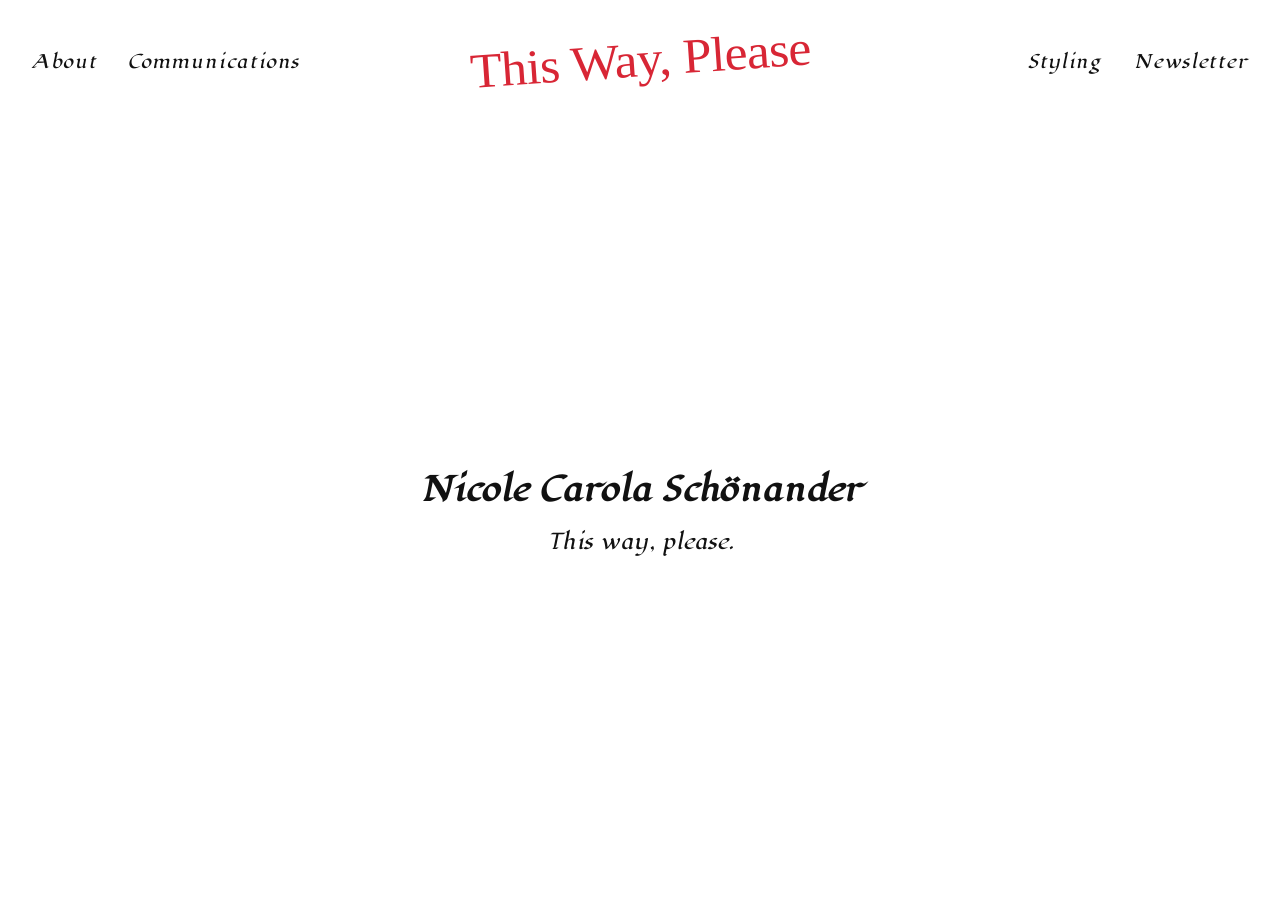
<file: index.html>
<!DOCTYPE html>
<html lang="en">
<head>
    <meta charset="UTF-8">
    <meta name="viewport" content="width=device-width, initial-scale=1.0">
    <title>Nicole Carola Schönander</title>

    <link rel="preconnect" href="https://fonts.googleapis.com">
    <link rel="preconnect" href="https://fonts.gstatic.com" crossorigin>
    <link href="https://fonts.googleapis.com/css2?family=Lugrasimo&display=swap" rel="stylesheet">

    <link rel="stylesheet" href="css/style.css">
</head>
<body>
    <header class="site-header">
        <nav class="nav-left">
            <a href="./about.html">About</a>
            <a href="./communications.html">Communications</a>
        </nav>

        <a href="./" class="logo">
            <img src="images/this-way-please-editable-text.svg" alt="This Way, Please">
        </a>

        <nav class="nav-right">
            <a href="./styling.html">Styling</a>
            <a href="./newsletter.html">Newsletter</a>
        </nav>
    </header>

    <main class="landing">
        <h1 id="name">Nicole Carola Schönander</h1>
        <p class="tagline">This way, please.</p>
    </main>
</body>
</html>
</file>
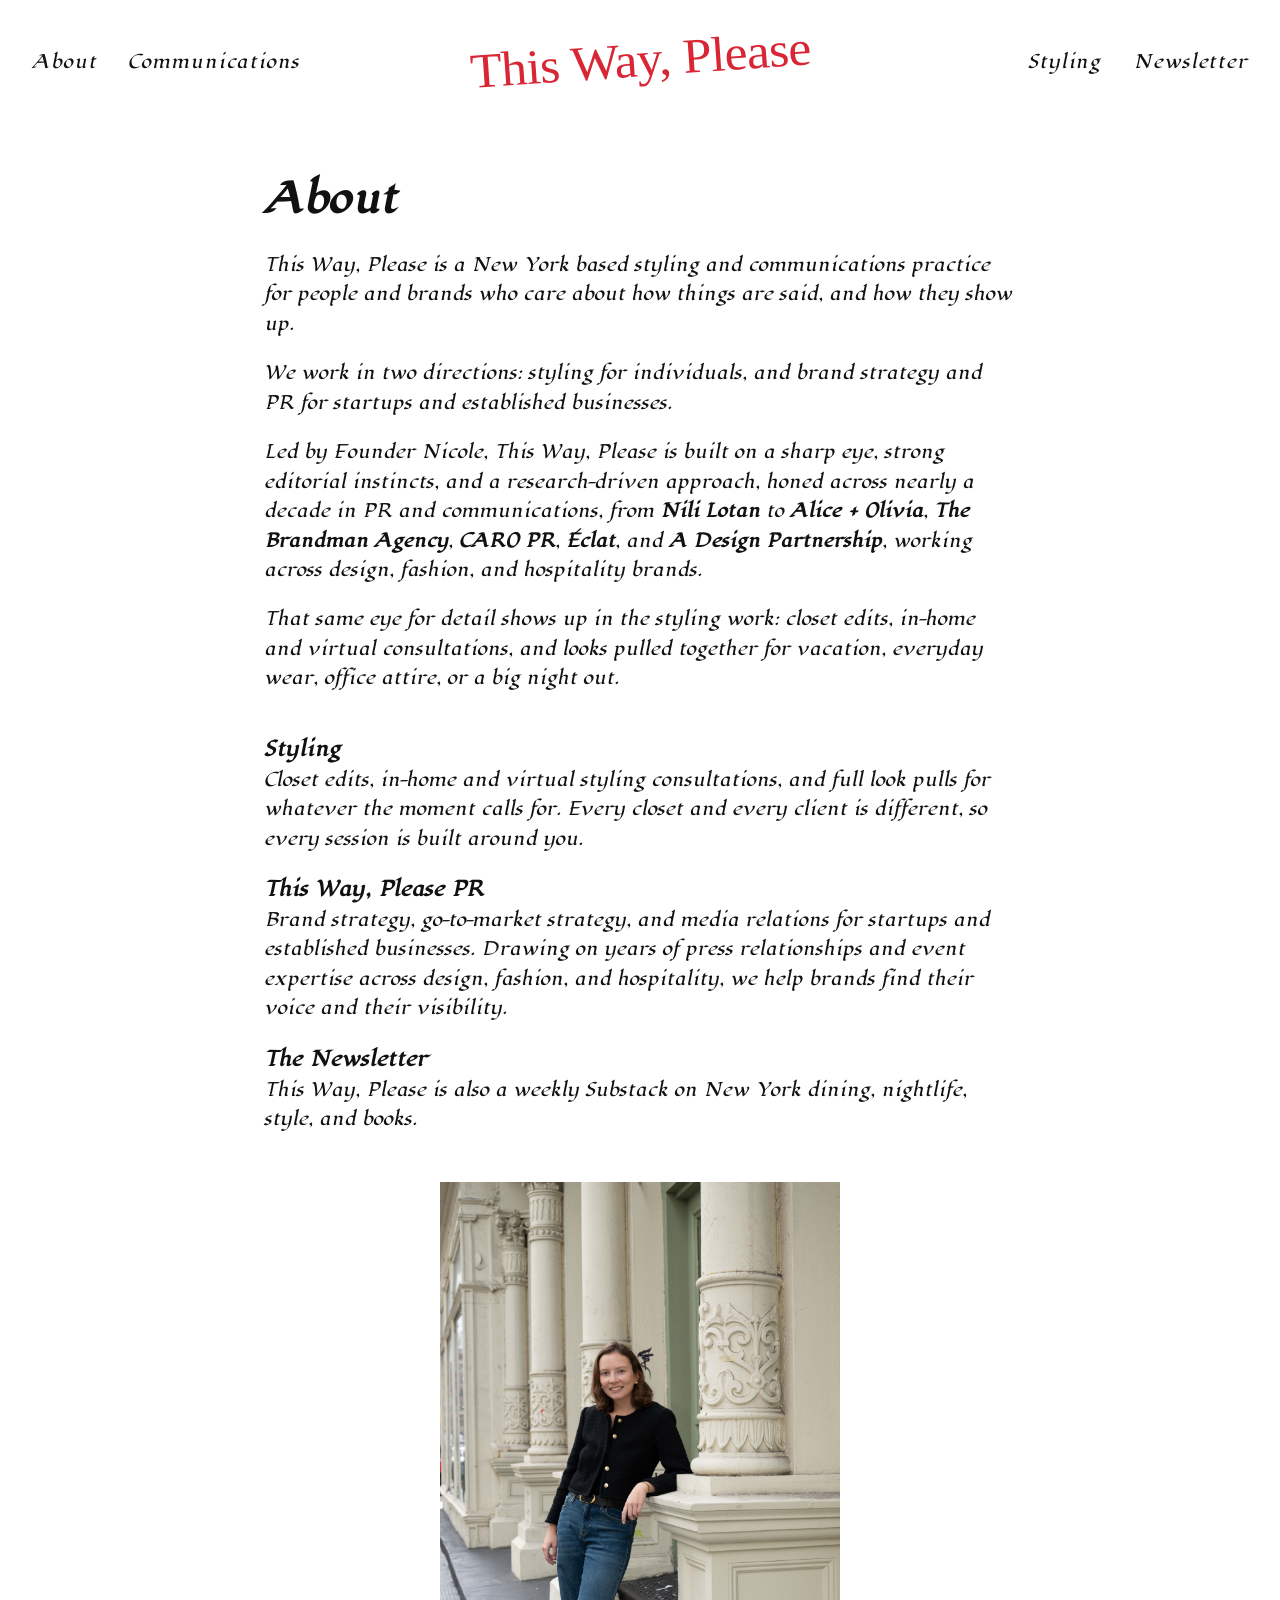
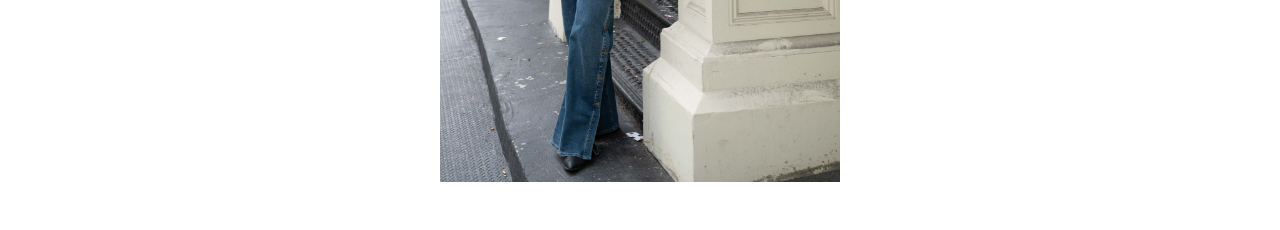
<file: about.html>
<!DOCTYPE html>
<html lang="en">
<head>
    <meta charset="UTF-8">
    <meta name="viewport" content="width=device-width, initial-scale=1.0">
    <title>About – Nicole Carola Schönander</title>

    <link rel="preconnect" href="https://fonts.googleapis.com">
    <link rel="preconnect" href="https://fonts.gstatic.com" crossorigin>
    <link href="https://fonts.googleapis.com/css2?family=Lugrasimo&display=swap" rel="stylesheet">

    <link rel="stylesheet" href="css/style.css">
</head>
<body>
    <header class="site-header">
        <nav class="nav-left">
            <a href="./about.html">About</a>
            <a href="./communications.html">Communications</a>
        </nav>

        <a href="./" class="logo">
            <img src="images/this-way-please-editable-text.svg" alt="This Way, Please">
        </a>

        <nav class="nav-right">
            <a href="./styling.html">Styling</a>
            <a href="./newsletter.html">Newsletter</a>
        </nav>
    </header>

    <main class="page">
        <h1>About</h1>

        <p>This Way, Please is a New York based styling and communications practice for people and brands who care about how things are said, and how they show up.</p>

        <p>We work in two directions: styling for individuals, and brand strategy and PR for startups and established businesses.</p>

        <p>Led by Founder Nicole, This Way, Please is built on a sharp eye, strong editorial instincts, and a research-driven approach, honed across nearly a decade in PR and communications, from <b>Nili Lotan</b> to <b>Alice + Olivia</b>, <b>The Brandman Agency</b>, <b>CARO PR</b>, <b>&Eacute;clat</b>, and <b>A Design Partnership</b>, working across design, fashion, and hospitality brands.</p>

        <p>That same eye for detail shows up in the styling work: closet edits, in-home and virtual consultations, and looks pulled together for vacation, everyday wear, office attire, or a big night out.</p>

        <section class="about-services">
            <p><strong>Styling</strong><br>
            Closet edits, in-home and virtual styling consultations, and full look pulls for whatever the moment calls for. Every closet and every client is different, so every session is built around you.</p>

            <p><strong>This Way, Please PR</strong><br>
            Brand strategy, go-to-market strategy, and media relations for startups and established businesses. Drawing on years of press relationships and event expertise across design, fashion, and hospitality, we help brands find their voice and their visibility.</p>

            <p><strong>The Newsletter</strong><br>
            This Way, Please is also a weekly Substack on New York dining, nightlife, style, and books.</p>
        </section>

        <div class="about-photo">
            <img src="images/Nicole%20Image.jpg" alt="Nicole Schönander">
        </div>
    </main>
</body>
</html>
</file>
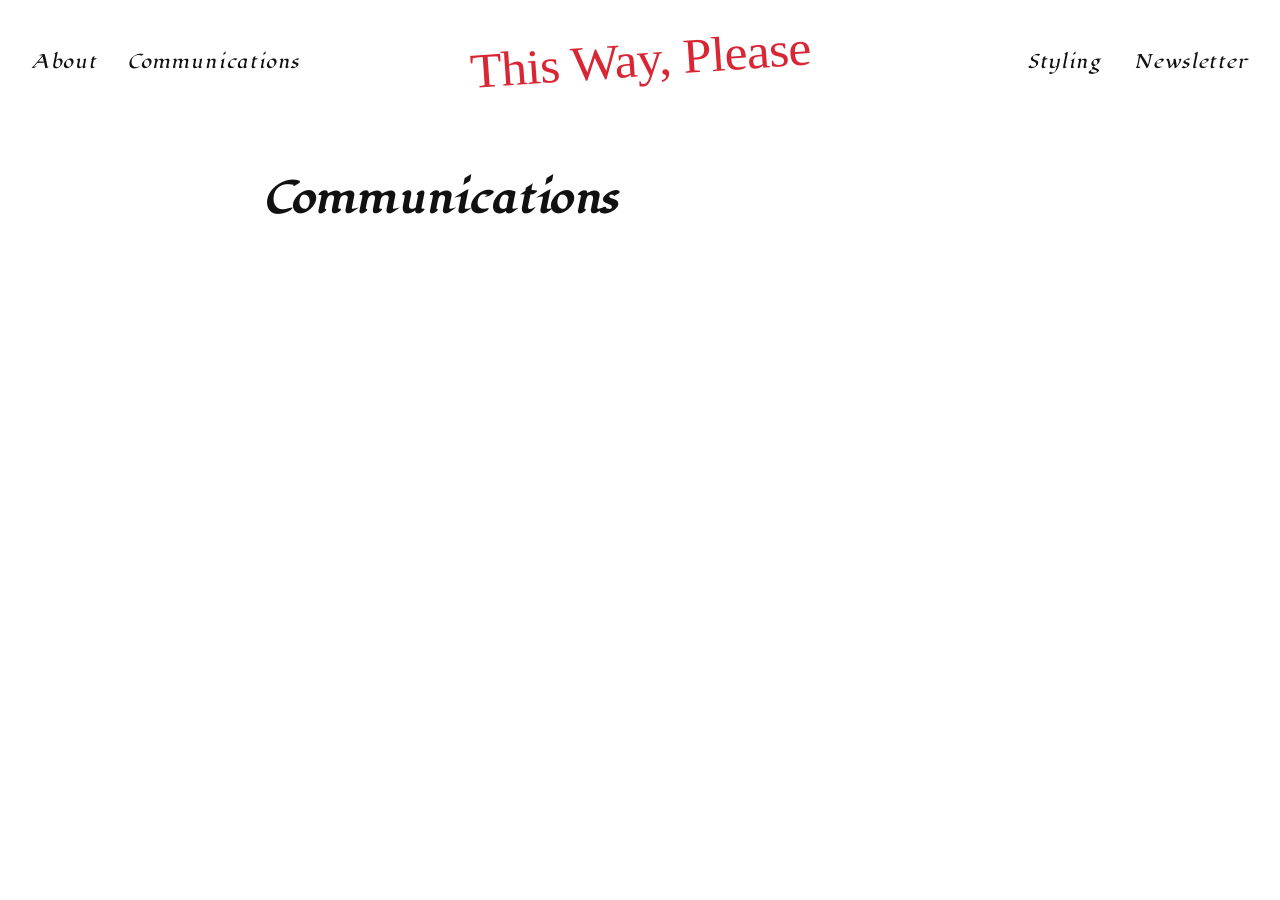
<file: communications.html>
<!DOCTYPE html>
<html lang="en">
<head>
    <meta charset="UTF-8">
    <meta name="viewport" content="width=device-width, initial-scale=1.0">
    <title>Communications – Nicole Carola Schönander</title>

    <link rel="preconnect" href="https://fonts.googleapis.com">
    <link rel="preconnect" href="https://fonts.gstatic.com" crossorigin>
    <link href="https://fonts.googleapis.com/css2?family=Lugrasimo&display=swap" rel="stylesheet">

    <link rel="stylesheet" href="css/style.css">
</head>
<body>
    <header class="site-header">
        <nav class="nav-left">
            <a href="./about.html">About</a>
            <a href="./communications.html">Communications</a>
        </nav>

        <a href="./" class="logo">
            <img src="images/this-way-please-editable-text.svg" alt="This Way, Please">
        </a>

        <nav class="nav-right">
            <a href="./styling.html">Styling</a>
            <a href="./newsletter.html">Newsletter</a>
        </nav>
    </header>

    <main class="page">
        <h1>Communications</h1>
    </main>
</body>
</html>
</file>
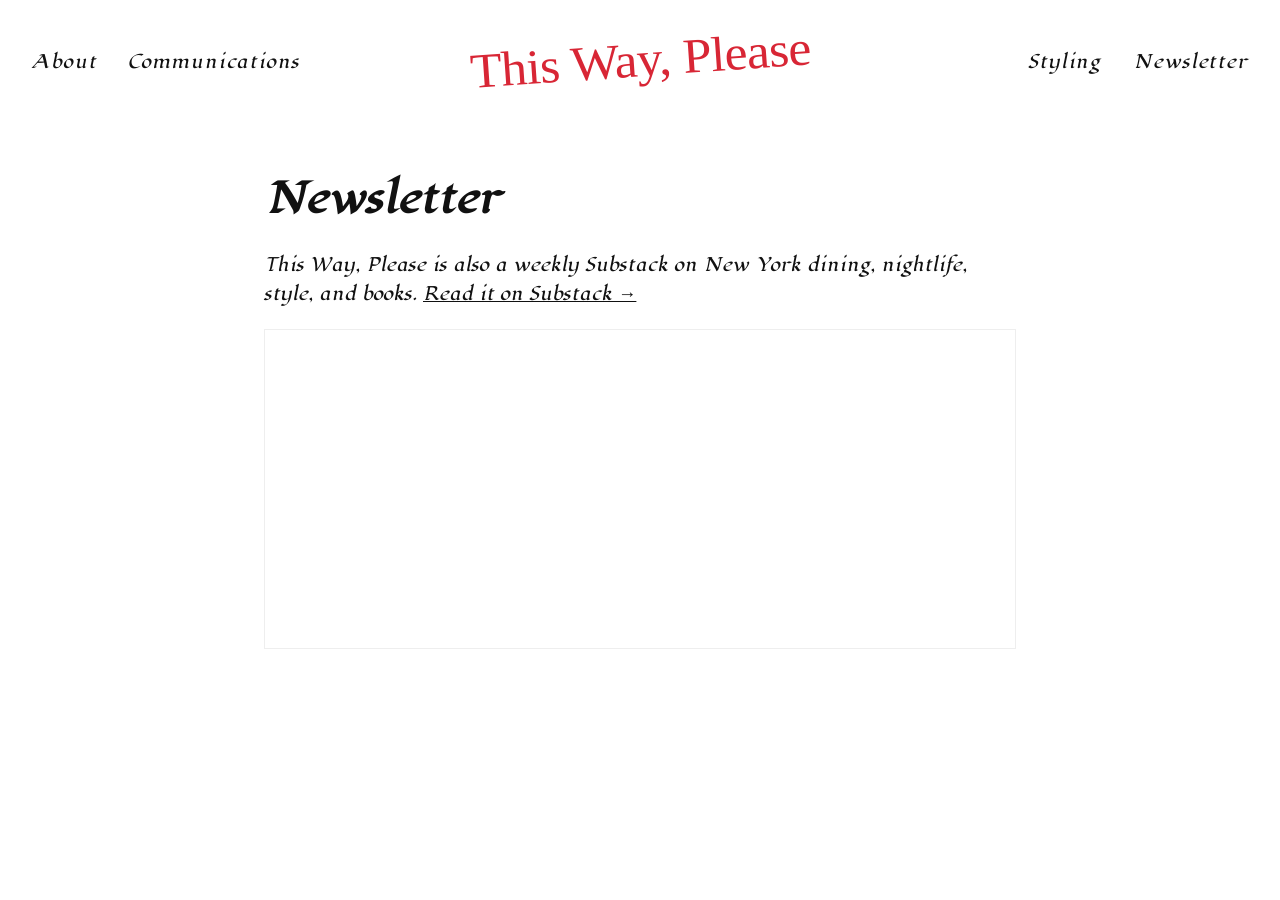
<file: newsletter.html>
<!DOCTYPE html>
<html lang="en">
<head>
    <meta charset="UTF-8">
    <meta name="viewport" content="width=device-width, initial-scale=1.0">
    <title>Newsletter – Nicole Carola Schönander</title>

    <link rel="preconnect" href="https://fonts.googleapis.com">
    <link rel="preconnect" href="https://fonts.gstatic.com" crossorigin>
    <link href="https://fonts.googleapis.com/css2?family=Lugrasimo&display=swap" rel="stylesheet">

    <link rel="stylesheet" href="css/style.css">
</head>
<body>
    <header class="site-header">
        <nav class="nav-left">
            <a href="./about.html">About</a>
            <a href="./communications.html">Communications</a>
        </nav>

        <a href="./" class="logo">
            <img src="images/this-way-please-editable-text.svg" alt="This Way, Please">
        </a>

        <nav class="nav-right">
            <a href="./styling.html">Styling</a>
            <a href="./newsletter.html">Newsletter</a>
        </nav>
    </header>

    <main class="page">
        <h1>Newsletter</h1>
        <p class="newsletter-intro">
            This Way, Please is also a weekly Substack on New York dining, nightlife, style, and books.
            <a href="https://thiswayplease.substack.com/" target="_blank" rel="noopener">Read it on Substack &rarr;</a>
        </p>

        <div id="newsletter-embed"></div>
    </main>

    <script>
        (function () {
            const FEED_URL = "https://thiswayplease.substack.com/feed";
            const PROXY_URL = "https://api.rss2json.com/v1/api.json?rss_url=" + encodeURIComponent(FEED_URL);
            const container = document.getElementById("newsletter-embed");

            function formatDate(pubDate) {
                const d = new Date(pubDate.replace(" ", "T") + "Z");
                if (isNaN(d)) return "";
                return d.toLocaleDateString("en-US", { month: "long", day: "numeric", year: "numeric" });
            }

            function firstImageFromContent(html) {
                const match = html && html.match(/<img[^>]+src="([^"]+)"/);
                return match ? match[1] : "";
            }

            function postImage(item) {
                return (item.enclosure && item.enclosure.link) || item.thumbnail || firstImageFromContent(item.content) || "";
            }

            function buildPostCard(item, featured) {
                const article = document.createElement("article");
                article.className = featured ? "newsletter-feature" : "newsletter-item";

                const img = postImage(item);
                if (img) {
                    const imageEl = document.createElement("img");
                    imageEl.src = img;
                    imageEl.alt = item.title || "";
                    article.appendChild(imageEl);
                }

                const body = document.createElement("div");
                body.className = "newsletter-item-body";

                const date = document.createElement("p");
                date.className = "newsletter-date";
                date.textContent = formatDate(item.pubDate);
                body.appendChild(date);

                const title = document.createElement(featured ? "h2" : "h3");
                title.textContent = item.title || "";
                body.appendChild(title);

                if (item.description) {
                    const desc = document.createElement("p");
                    desc.className = "newsletter-description";
                    desc.textContent = item.description;
                    body.appendChild(desc);
                }

                const link = document.createElement("a");
                link.href = item.link;
                link.target = "_blank";
                link.rel = "noopener";
                link.className = "newsletter-read-link";
                link.textContent = "Read the full post →";
                body.appendChild(link);

                article.appendChild(body);
                return article;
            }

            function renderPosts(items) {
                container.innerHTML = "";

                const wrapper = document.createElement("div");
                wrapper.className = "newsletter-wrapper";
                wrapper.appendChild(buildPostCard(items[0], true));

                if (items.length > 1) {
                    const list = document.createElement("div");
                    list.className = "newsletter-list";
                    items.slice(1, 4).forEach(function (item) {
                        list.appendChild(buildPostCard(item, false));
                    });
                    wrapper.appendChild(list);
                }

                container.appendChild(wrapper);
            }

            function renderFallbackEmbed() {
                container.innerHTML = "";
                const iframe = document.createElement("iframe");
                iframe.src = "https://thiswayplease.substack.com/embed";
                iframe.width = "100%";
                iframe.height = "320";
                iframe.style.border = "1px solid #eee";
                iframe.style.background = "white";
                iframe.setAttribute("frameborder", "0");
                iframe.setAttribute("scrolling", "no");
                container.appendChild(iframe);
            }

            container.innerHTML = '<p class="newsletter-loading">Loading the latest posts&hellip;</p>';

            fetch(PROXY_URL)
                .then(function (res) { return res.json(); })
                .then(function (data) {
                    if (data.status !== "ok" || !data.items || !data.items.length) {
                        throw new Error("Feed unavailable");
                    }
                    renderPosts(data.items);
                })
                .catch(function () {
                    renderFallbackEmbed();
                });
        })();
    </script>
</body>
</html>
</file>
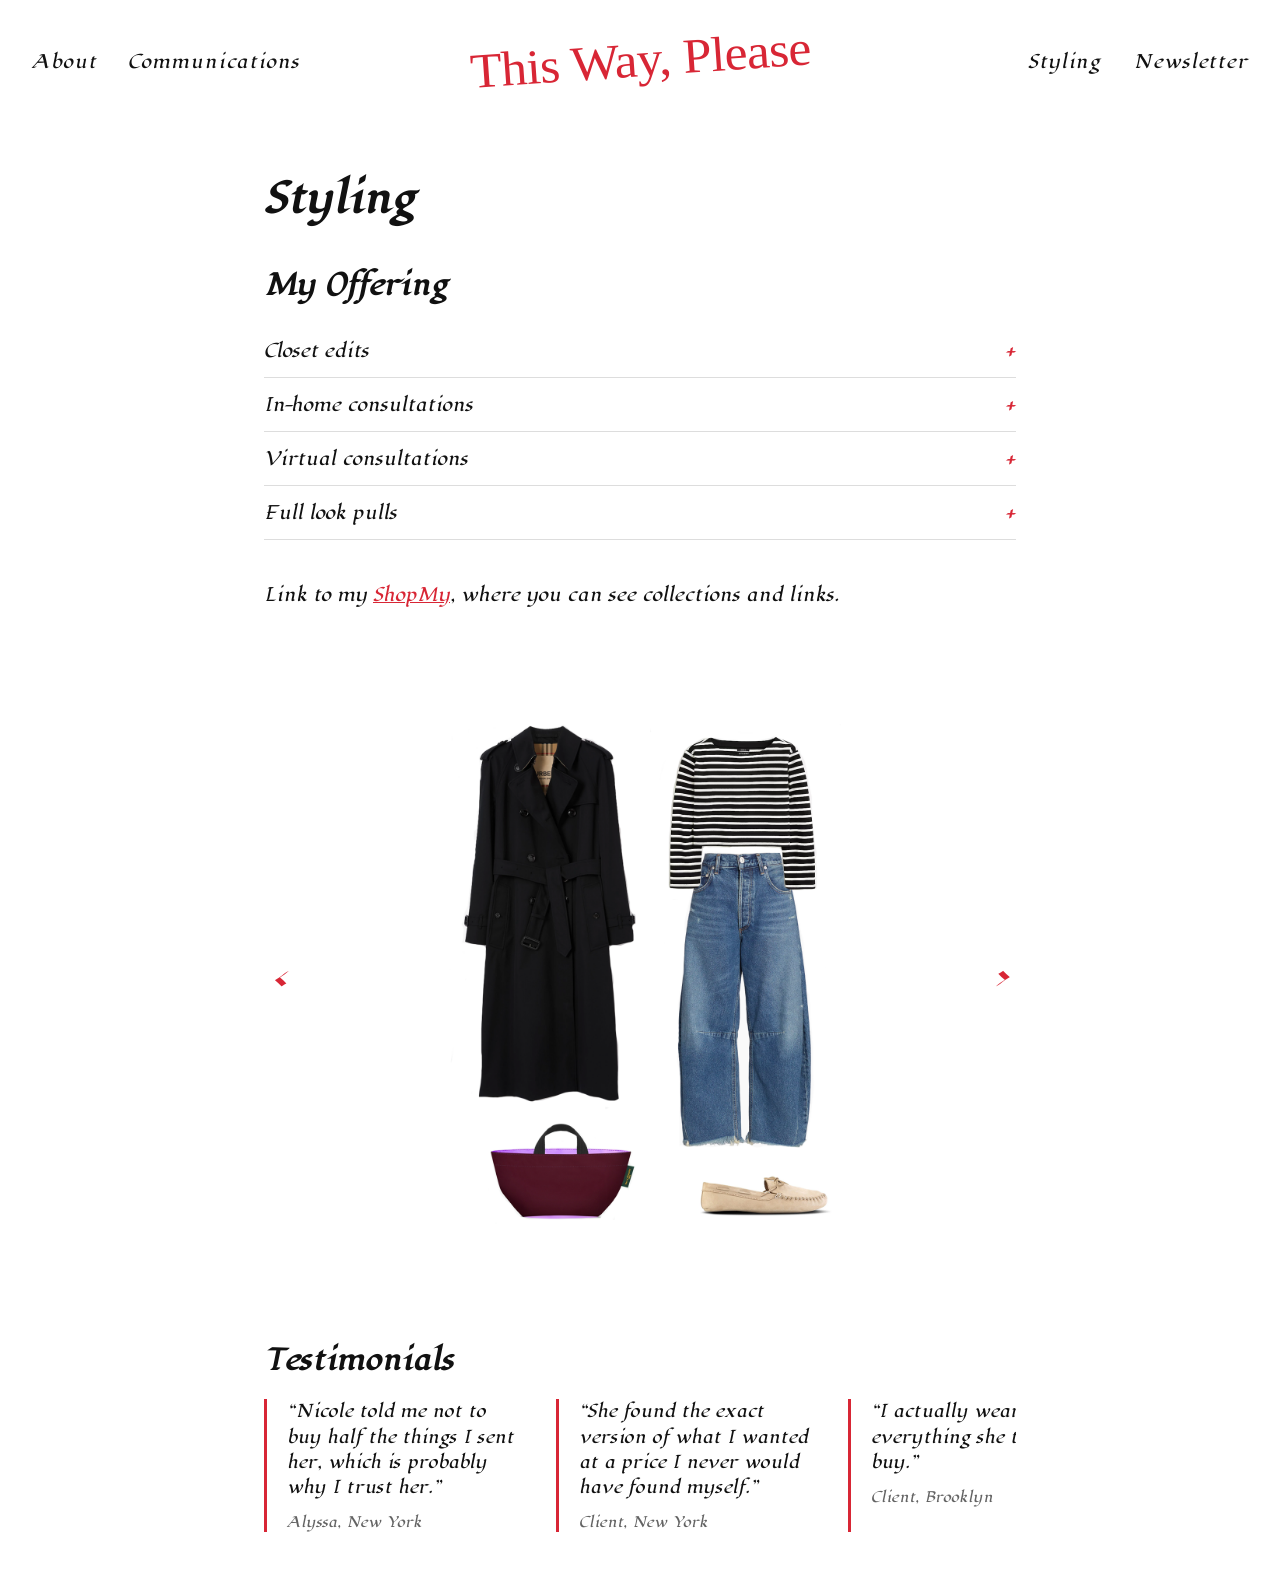
<file: styling.html>
<!DOCTYPE html>
<html lang="en">
<head>
    <meta charset="UTF-8">
    <meta name="viewport" content="width=device-width, initial-scale=1.0">
    <title>Styling – Nicole Carola Schönander</title>

    <link rel="preconnect" href="https://fonts.googleapis.com">
    <link rel="preconnect" href="https://fonts.gstatic.com" crossorigin>
    <link href="https://fonts.googleapis.com/css2?family=Lugrasimo&display=swap" rel="stylesheet">

    <link rel="stylesheet" href="css/style.css">
</head>
<body>
    <header class="site-header">
        <nav class="nav-left">
            <a href="./about.html">About</a>
            <a href="./communications.html">Communications</a>
        </nav>

        <a href="./" class="logo">
            <img src="images/this-way-please-editable-text.svg" alt="This Way, Please">
        </a>

        <nav class="nav-right">
            <a href="./styling.html">Styling</a>
            <a href="./newsletter.html">Newsletter</a>
        </nav>
    </header>

    <main class="page">
        <h1>Styling</h1>

        <section class="offering">
            <h2>My Offering</h2>
            <ul class="offering-list">
                <li>
                    <details>
                        <summary>Closet edits</summary>
                        <p>A closet edit starts with what you already own — separating what earns its place from what doesn't, and understanding why. It's the first step before any new purchase, secondhand or otherwise.</p>
                    </details>
                </li>
                <li>
                    <details>
                        <summary>In-home consultations</summary>
                        <p>We work through your space and your wardrobe together, building outfits from pieces you already own and pinpointing the handful of things actually worth sourcing.</p>
                    </details>
                </li>
                <li>
                    <details>
                        <summary>Virtual consultations</summary>
                        <p>The same process, done remotely — over photos, video, or a call. A lower-lift way to start if you're not local, or just want a first pass before going deeper.</p>
                    </details>
                </li>
                <li>
                    <details>
                        <summary>Full look pulls</summary>
                        <p>Complete, ready-to-wear looks for a specific moment. Quality secondhand comes first; full price is saved for the pieces worth investing in for years to come.</p>
                    </details>
                </li>
            </ul>
        </section>

        <p class="shopmy-link">
            Link to my <a href="YOUR-SHOPMY-URL" target="_blank" rel="noopener">ShopMy</a>, where you can see collections and links.
        </p>

        <section class="style-edits">
            <div class="carousel" id="edit-carousel">
                <button type="button" class="carousel-btn prev" aria-label="Previous look">&#8249;</button>

                <div class="carousel-viewport">
                    <div class="carousel-track">
                        <figure class="edit"><img src="images/Nicole's%20Website%20style%20coursel/Fall%2024%20copy.png" alt="Fall 24"></figure>
                        <figure class="edit"><img src="images/Nicole's%20Website%20style%20coursel/Here%20comes%20spring!%20copy.png" alt="Here Comes Spring!"></figure>
                        <figure class="edit"><img src="images/Nicole's%20Website%20style%20coursel/Kelly's%20Beach%20Trip%20copy.png" alt="Kelly's Beach Trip"></figure>
                        <figure class="edit"><img src="images/Nicole's%20Website%20style%20coursel/Men's%20Coachella%20Look%202026%20copy.png" alt="Men's Coachella Look 2026"></figure>
                        <figure class="edit"><img src="images/Nicole's%20Website%20style%20coursel/Men's%20Summer%20Wedding%20look%20copy.png" alt="Men's Summer Wedding Look"></figure>
                        <figure class="edit"><img src="images/Nicole's%20Website%20style%20coursel/Men's%20Wet%20Hot%20Summer%20copy.png" alt="Men's Wet Hot Summer"></figure>
                        <figure class="edit"><img src="images/Nicole's%20Website%20style%20coursel/runners_%20copy.png" alt="Runners"></figure>
                        <figure class="edit"><img src="images/Nicole's%20Website%20style%20coursel/Seaport%20afternoon%20copy.jpg" alt="Seaport Afternoon"></figure>
                        <figure class="edit"><img src="images/Nicole's%20Website%20style%20coursel/summer%20after%20running%20fit%20copy.png" alt="Summer After Running Fit"></figure>
                        <figure class="edit"><img src="images/Nicole's%20Website%20style%20coursel/Sunny%20spring%20afternoon_%20copy.png" alt="Sunny Spring Afternoon"></figure>
                        <figure class="edit"><img src="images/Nicole's%20Website%20style%20coursel/Time%20Again%20Spring%202026%20copy.jpg" alt="Time Again Spring 2026"></figure>
                        <figure class="edit"><img src="images/Nicole's%20Website%20style%20coursel/Wedding%20Look%20for%20Kim%20copy.png" alt="Wedding Look for Kim"></figure>
                        <figure class="edit"><img src="images/Nicole's%20Website%20style%20coursel/Women's%20Coachelle%20Look%202026%20copy.png" alt="Women's Coachella Look 2026"></figure>
                        <figure class="edit"><img src="images/Nicole's%20Website%20style%20coursel/Women's%20Fake%20Spring%20copy.png" alt="Women's Fake Spring"></figure>
                        <figure class="edit"><img src="images/Nicole's%20Website%20style%20coursel/Women's%20Wet%20Hot%20Summer%20copy.png" alt="Women's Wet Hot Summer"></figure>
                    </div>
                </div>

                <button type="button" class="carousel-btn next" aria-label="Next look">&#8250;</button>
            </div>
        </section>

        <section class="testimonials">
            <h2>Testimonials</h2>
            <div class="testimonial-list">
                <blockquote>
                    <p>“Nicole told me not to buy half the things I sent her, which is probably why I trust her.”</p>
                    <footer>Alyssa, New York</footer>
                </blockquote>

                <blockquote>
                    <p>“She found the exact version of what I wanted at a price I never would have found myself.”</p>
                    <footer>Client, New York</footer>
                </blockquote>

                <blockquote>
                    <p>“I actually wear everything she told me to buy.”</p>
                    <footer>Client, Brooklyn</footer>
                </blockquote>
            </div>
        </section>
    </main>

    <script>
        (function () {
            const track = document.querySelector('#edit-carousel .carousel-track');
            const slides = track.children;
            let index = 0;

            function update() {
                track.style.transform = 'translateX(-' + (index * 100) + '%)';
            }

            document.querySelector('#edit-carousel .prev').addEventListener('click', function () {
                index = (index - 1 + slides.length) % slides.length;
                update();
            });

            document.querySelector('#edit-carousel .next').addEventListener('click', function () {
                index = (index + 1) % slides.length;
                update();
            });
        })();
    </script>
</body>
</html>
</file>
<file: css/style.css>
/* ---------- Reset ---------- */
* {
    box-sizing: border-box;
    margin: 0;
    padding: 0;
}

html {
    -webkit-font-smoothing: antialiased;
}

body {
    font-family: 'Lugrasimo', cursive;
    color: #111;
    background-color: #fff;
    min-height: 100vh;
    display: flex;
    flex-direction: column;
}

a {
    color: inherit;
    text-decoration: none;
}

img {
    max-width: 100%;
    display: block;
}

/* ---------- Site header / navbar ---------- */
.site-header {
    display: flex;
    align-items: center;
    justify-content: space-between;
    gap: 2rem;
    width: 100%;
    padding: 1.5rem 2rem;
}

.site-header nav {
    display: flex;
    gap: 2rem;
    flex: 1;
}

.site-header .nav-left {
    justify-content: flex-start;
}

.site-header .nav-right {
    justify-content: flex-end;
}

.site-header nav a {
    font-size: 1.1rem;
    letter-spacing: 0.05em;
    white-space: nowrap;
}

.site-header .logo {
    flex: 0 0 auto;
}

.site-header .logo img {
    width: 100%;
    max-width: 380px;
    height: auto;
    transform: rotate(-4deg);
}

/* ---------- Main content ---------- */
main {
    flex: 1;
    width: 100%;
}

/* ---------- Landing page ---------- */
.landing {
    display: flex;
    flex-direction: column;
    align-items: center;
    justify-content: center;
    text-align: center;
    flex: 1;
    padding: 3rem 1.5rem;
}

.landing .tagline {
    margin-top: 1rem;
    font-size: 1.3rem;
}

/* ---------- Basic page bones ---------- */
.page {
    max-width: 800px;
    margin: 0 auto;
    padding: 3rem 1.5rem;
}

.page h1 {
    font-size: 2.5rem;
    margin-bottom: 1.5rem;
}

.page p {
    font-size: 1.15rem;
    line-height: 1.6;
    margin-bottom: 1.25rem;
}

.about-services {
    margin-top: 2.5rem;
}

.about-services strong {
    font-size: 1.25rem;
}

.about-photo {
    margin-top: 3rem;
    text-align: center;
}

.about-photo img {
    max-width: 400px;
    width: 100%;
    margin: 0 auto;
}

/* ---------- Styling page ---------- */
.page h2 {
    font-size: 1.75rem;
    margin-bottom: 1.25rem;
}

.offering {
    margin-top: 2.5rem;
}

.offering-list {
    list-style: none;
}

.offering-list li {
    border-bottom: 1px solid #ddd;
}

.offering-list summary {
    display: flex;
    justify-content: space-between;
    align-items: center;
    gap: 1rem;
    padding: 0.75rem 0;
    font-size: 1.15rem;
    cursor: pointer;
    list-style: none;
}

.offering-list summary::-webkit-details-marker {
    display: none;
}

.offering-list summary::after {
    content: "+";
    flex: 0 0 auto;
    font-size: 1.3rem;
    color: #d82635;
    transition: transform 0.2s ease;
}

.offering-list details[open] summary::after {
    transform: rotate(45deg);
}

.offering-list details p {
    font-size: 1rem;
    line-height: 1.55;
    max-width: 620px;
    padding: 0 0 1.1rem;
    opacity: 0.8;
}

.shopmy-link {
    margin-top: 2.5rem;
}

.shopmy-link a {
    text-decoration: underline;
    color: #d82635;
}

.style-edits,
.testimonials {
    margin-top: 3.5rem;
}

.carousel {
    display: flex;
    align-items: center;
    gap: 1rem;
}

.carousel-viewport {
    overflow: hidden;
    width: 100%;
    max-width: 420px;
    margin: 0 auto;
}

.carousel-track {
    display: flex;
    transition: transform 0.4s ease;
}

.carousel-track .edit {
    flex: 0 0 100%;
}

.carousel-track img {
    width: 100%;
    height: 620px;
    object-fit: contain;
}

.carousel-btn {
    flex: 0 0 auto;
    background: none;
    border: none;
    font-family: inherit;
    font-size: 2.5rem;
    line-height: 1;
    color: #d82635;
    cursor: pointer;
    padding: 0 0.5rem;
}

.testimonial-list {
    display: flex;
    gap: 2rem;
    overflow-x: auto;
    padding-bottom: 0.5rem;
}

.testimonial-list blockquote {
    flex: 0 0 260px;
    margin: 0;
    padding-left: 1.25rem;
    border-left: 3px solid #d82635;
}

.testimonial-list p {
    font-size: 1.05rem;
    line-height: 1.5;
    margin-bottom: 0.75rem;
}

.testimonial-list footer {
    font-size: 0.9rem;
    opacity: 0.65;
}

/* ---------- Newsletter page ---------- */
.newsletter-intro {
    font-size: 1.15rem;
    line-height: 1.6;
    margin-bottom: 2.5rem;
}

.newsletter-intro a {
    text-decoration: underline;
}

.newsletter-loading {
    font-size: 1.1rem;
    opacity: 0.7;
}

.newsletter-wrapper {
    display: flex;
    flex-direction: column;
    gap: 3rem;
}

.newsletter-feature img {
    width: 100%;
    max-height: 380px;
    object-fit: cover;
    margin-bottom: 1.5rem;
}

.newsletter-feature h2 {
    font-size: 2rem;
    margin-bottom: 0.75rem;
}

.newsletter-list {
    display: grid;
    grid-template-columns: repeat(3, 1fr);
    gap: 2rem;
    border-top: 1px solid #ddd;
    padding-top: 2.5rem;
}

.newsletter-item img {
    width: 100%;
    height: 160px;
    object-fit: cover;
    margin-bottom: 1rem;
}

.newsletter-item h3 {
    font-size: 1.3rem;
    margin-bottom: 0.5rem;
}

.newsletter-date {
    font-size: 0.9rem;
    letter-spacing: 0.05em;
    opacity: 0.6;
    margin-bottom: 0.5rem;
}

.newsletter-description {
    font-size: 1rem;
    line-height: 1.5;
    margin-bottom: 0.75rem;
}

.newsletter-read-link {
    font-size: 0.95rem;
    text-decoration: underline;
    white-space: nowrap;
}

@media (max-width: 700px) {
    .newsletter-list {
        grid-template-columns: 1fr;
    }
}

/* ---------- Footer ---------- */
.site-footer {
    padding: 1.5rem 2rem;
    text-align: center;
    font-size: 0.9rem;
}
</file>
